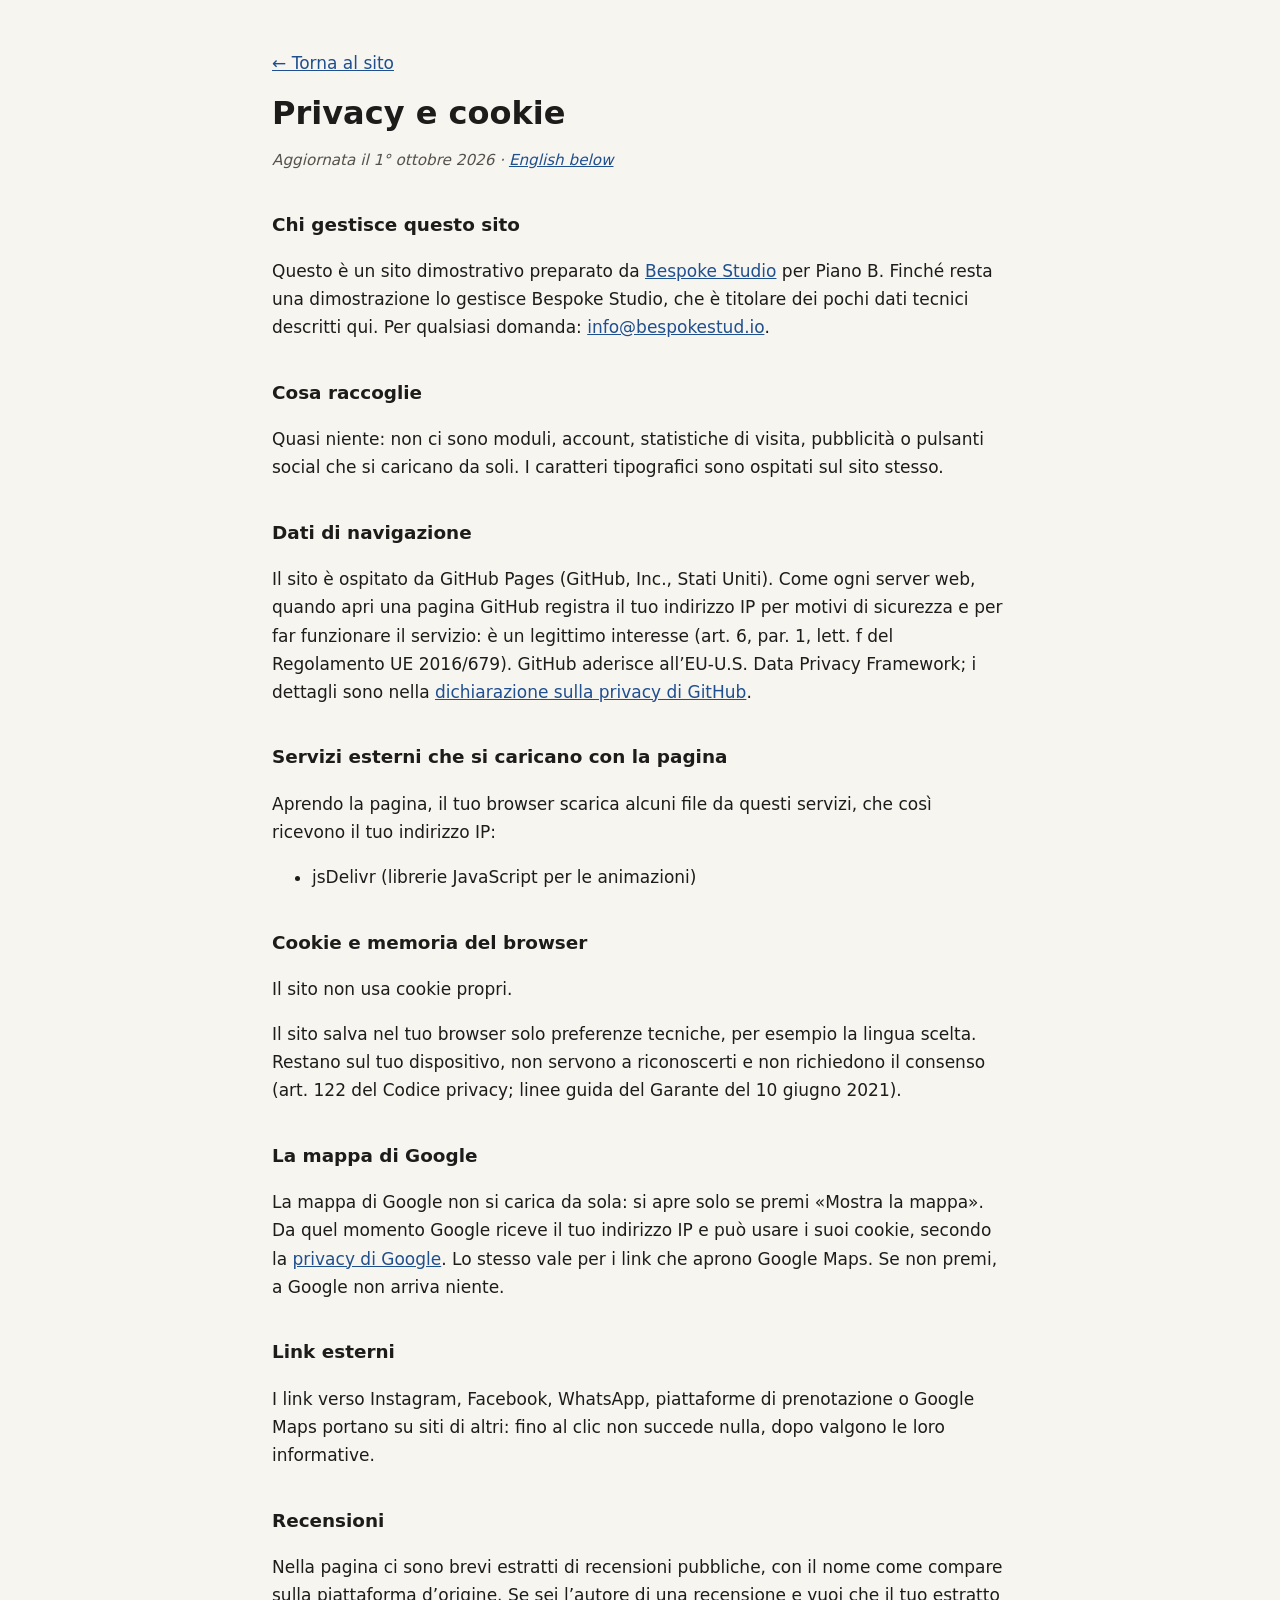
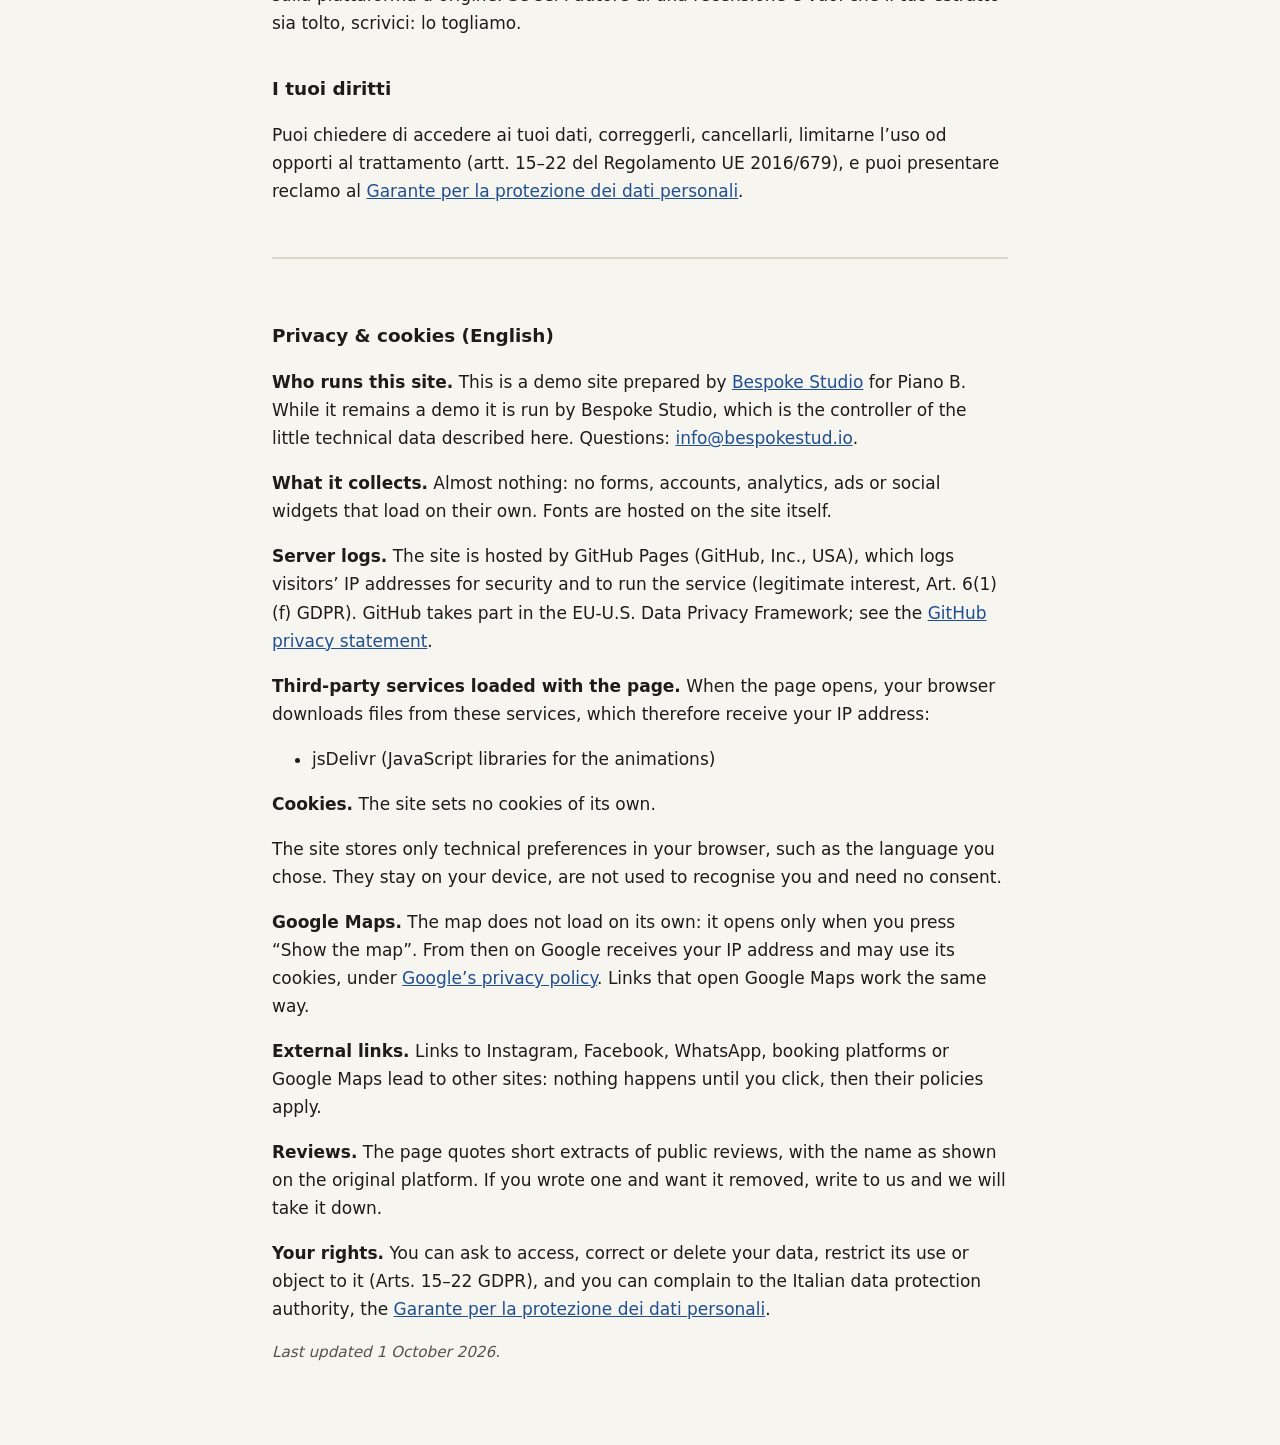
<file: privacy.html>
<!DOCTYPE html>
<html lang="it">
<head>
  <meta charset="UTF-8">
  <meta name="viewport" content="width=device-width, initial-scale=1.0">
  <meta name="robots" content="noindex">
  <title>Privacy e cookie · Piano B</title>
  <meta name="description" content="Informativa privacy e cookie del sito Piano B.">
  <style>
    body { margin: 0; background: #f7f5f0; color: #1d1c1a; font: 17px/1.65 system-ui, -apple-system, "Segoe UI", Roboto, sans-serif; }
    main { max-width: 46rem; margin: 0 auto; padding: 32px 20px 64px; }
    h1 { font-size: 2rem; line-height: 1.2; margin: 0.4em 0 0.2em; }
    h2 { font-size: 1.15rem; margin: 2em 0 0.4em; }
    a { color: #1f4f8f; }
    .data { color: #55524c; font-style: italic; font-size: 0.95rem; }
    .en { margin-top: 3em; padding-top: 1.5em; border-top: 2px solid #ddd8cc; }
    code { font-size: 0.9em; background: #ebe7dc; padding: 0 4px; border-radius: 3px; }
  </style>
</head>
<body>
<main>
  <p><a href="index.html">← Torna al sito</a></p>
  <h1>Privacy e cookie</h1>
  <p class="data">Aggiornata il 1° ottobre 2026 · <a href="#english" lang="en">English below</a></p>
  <h2>Chi gestisce questo sito</h2>
  <p>Questo è un sito dimostrativo preparato da <a href="https://bespokestud.io" rel="noopener">Bespoke Studio</a> per Piano B. Finché resta una dimostrazione lo gestisce Bespoke Studio, che è titolare dei pochi dati tecnici descritti qui. Per qualsiasi domanda: <a href="mailto:info@bespokestud.io">info@bespokestud.io</a>.</p>
  <h2>Cosa raccoglie</h2>
  <p>Quasi niente: non ci sono moduli, account, statistiche di visita, pubblicità o pulsanti social che si caricano da soli. I caratteri tipografici sono ospitati sul sito stesso.</p>
  <h2>Dati di navigazione</h2>
  <p>Il sito è ospitato da GitHub Pages (GitHub, Inc., Stati Uniti). Come ogni server web, quando apri una pagina GitHub registra il tuo indirizzo IP per motivi di sicurezza e per far funzionare il servizio: è un legittimo interesse (art. 6, par. 1, lett. f del Regolamento UE 2016/679). GitHub aderisce all’EU-U.S. Data Privacy Framework; i dettagli sono nella <a href="https://docs.github.com/site-policy/privacy-policies/github-general-privacy-statement" rel="noopener">dichiarazione sulla privacy di GitHub</a>.</p>
  <h2>Servizi esterni che si caricano con la pagina</h2>
  <p>Aprendo la pagina, il tuo browser scarica alcuni file da questi servizi, che così ricevono il tuo indirizzo IP:</p>
  <ul><li>jsDelivr (librerie JavaScript per le animazioni)</li></ul>
  <h2>Cookie e memoria del browser</h2>
  <p>Il sito non usa cookie propri.</p>
  <p>Il sito salva nel tuo browser solo preferenze tecniche, per esempio la lingua scelta. Restano sul tuo dispositivo, non servono a riconoscerti e non richiedono il consenso (art. 122 del Codice privacy; linee guida del Garante del 10 giugno 2021).</p>
  <h2>La mappa di Google</h2>
  <p>La mappa di Google non si carica da sola: si apre solo se premi «Mostra la mappa». Da quel momento Google riceve il tuo indirizzo IP e può usare i suoi cookie, secondo la <a href="https://policies.google.com/privacy?hl=it" rel="noopener">privacy di Google</a>. Lo stesso vale per i link che aprono Google Maps. Se non premi, a Google non arriva niente.</p>
  <h2>Link esterni</h2>
  <p>I link verso Instagram, Facebook, WhatsApp, piattaforme di prenotazione o Google Maps portano su siti di altri: fino al clic non succede nulla, dopo valgono le loro informative.</p>
  <h2>Recensioni</h2>
  <p>Nella pagina ci sono brevi estratti di recensioni pubbliche, con il nome come compare sulla piattaforma d’origine. Se sei l’autore di una recensione e vuoi che il tuo estratto sia tolto, scrivici: lo togliamo.</p>
  <h2>I tuoi diritti</h2>
  <p>Puoi chiedere di accedere ai tuoi dati, correggerli, cancellarli, limitarne l’uso od opporti al trattamento (artt. 15–22 del Regolamento UE 2016/679), e puoi presentare reclamo al <a href="https://www.garanteprivacy.it" rel="noopener">Garante per la protezione dei dati personali</a>.</p>
  <div class="en" id="english" lang="en">
    <h2>Privacy &amp; cookies (English)</h2>
    <p><strong>Who runs this site.</strong> This is a demo site prepared by <a href="https://bespokestud.io" rel="noopener">Bespoke Studio</a> for Piano B. While it remains a demo it is run by Bespoke Studio, which is the controller of the little technical data described here. Questions: <a href="mailto:info@bespokestud.io">info@bespokestud.io</a>.</p>
    <p><strong>What it collects.</strong> Almost nothing: no forms, accounts, analytics, ads or social widgets that load on their own. Fonts are hosted on the site itself.</p>
    <p><strong>Server logs.</strong> The site is hosted by GitHub Pages (GitHub, Inc., USA), which logs visitors’ IP addresses for security and to run the service (legitimate interest, Art. 6(1)(f) GDPR). GitHub takes part in the EU-U.S. Data Privacy Framework; see the <a href="https://docs.github.com/site-policy/privacy-policies/github-general-privacy-statement" rel="noopener">GitHub privacy statement</a>.</p>
    <p><strong>Third-party services loaded with the page.</strong> When the page opens, your browser downloads files from these services, which therefore receive your IP address:</p><ul><li>jsDelivr (JavaScript libraries for the animations)</li></ul>
    <p><strong>Cookies.</strong> The site sets no cookies of its own.</p>
    <p>The site stores only technical preferences in your browser, such as the language you chose. They stay on your device, are not used to recognise you and need no consent.</p>
    <p><strong>Google Maps.</strong> The map does not load on its own: it opens only when you press “Show the map”. From then on Google receives your IP address and may use its cookies, under <a href="https://policies.google.com/privacy?hl=en" rel="noopener">Google’s privacy policy</a>. Links that open Google Maps work the same way.</p>
    <p><strong>External links.</strong> Links to Instagram, Facebook, WhatsApp, booking platforms or Google Maps lead to other sites: nothing happens until you click, then their policies apply.</p>
    <p><strong>Reviews.</strong> The page quotes short extracts of public reviews, with the name as shown on the original platform. If you wrote one and want it removed, write to us and we will take it down.</p>
    <p><strong>Your rights.</strong> You can ask to access, correct or delete your data, restrict its use or object to it (Arts. 15–22 GDPR), and you can complain to the Italian data protection authority, the <a href="https://www.garanteprivacy.it" rel="noopener">Garante per la protezione dei dati personali</a>.</p>
    <p class="data">Last updated 1 October 2026.</p>
  </div>
</main>
</body>
</html>
</file>
